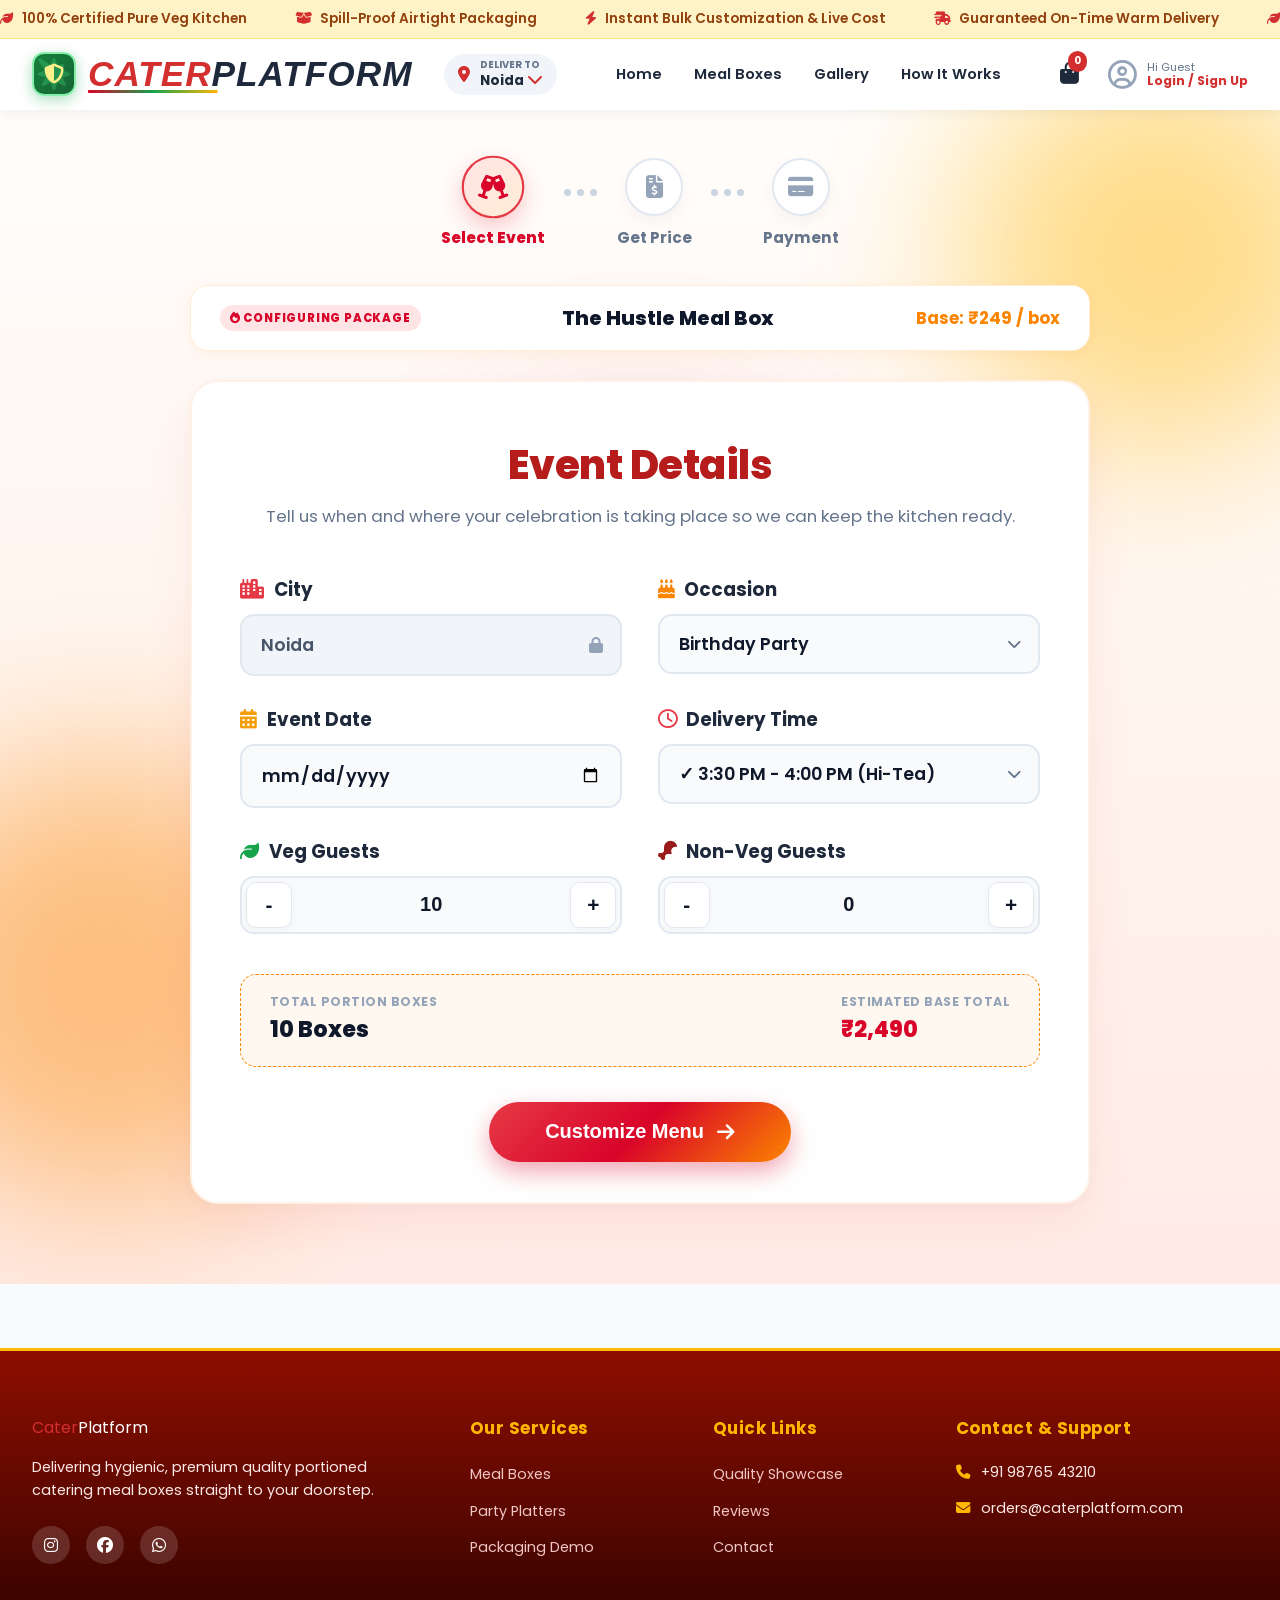
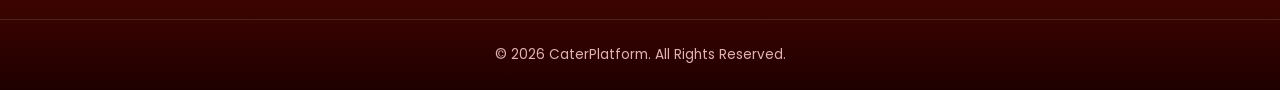
<file: event-details.html>
<!DOCTYPE html>
<html lang="en">
<head>
  <meta charset="UTF-8" />
  <meta name="viewport" content="width=device-width, initial-scale=1.0" />
  <title>Configure Your Event - CaterPlatform</title>
  
  <!-- Fonts & Icons -->
  <link rel="preconnect" href="https://fonts.googleapis.com">
  <link rel="preconnect" href="https://fonts.gstatic.com" crossorigin>
  <link href="https://fonts.googleapis.com/css2?family=Plus+Jakarta+Sans:wght@500;600;700;800&family=Poppins:wght@500;600;700;800&display=swap" rel="stylesheet">
  <link rel="stylesheet" href="https://cdnjs.cloudflare.com/ajax/libs/font-awesome/6.5.1/css/all.min.css" />
  
  <!-- Stylesheets -->
  <link rel="stylesheet" href="css/main.css" />
  <link rel="stylesheet" href="css/event-details.css" />
</head>
<body>

  <!-- Top Announcement Strip -->
  <div class="announcement-strip">
    <div class="ticker-content">
      <div class="ticker-item"><i class="fa-solid fa-leaf"></i> 100% Certified Pure Veg Kitchen</div>
      <div class="ticker-item"><i class="fa-solid fa-box-open"></i> Spill-Proof Airtight Packaging</div>
      <div class="ticker-item"><i class="fa-solid fa-bolt"></i> Instant Bulk Customization & Live Cost</div>
      <div class="ticker-item"><i class="fa-solid fa-truck-fast"></i> Guaranteed On-Time Warm Delivery</div>

      <div class="ticker-item"><i class="fa-solid fa-leaf"></i> 100% Certified Pure Veg Kitchen</div>
      <div class="ticker-item"><i class="fa-solid fa-box-open"></i> Spill-Proof Airtight Packaging</div>
      <div class="ticker-item"><i class="fa-solid fa-bolt"></i> Instant Bulk Customization & Live Cost</div>
      <div class="ticker-item"><i class="fa-solid fa-truck-fast"></i> Guaranteed On-Time Warm Delivery</div>
    </div>
  </div>

  <!-- Sticky Navbar Component -->
  <header class="navbar">
    <div class="nav-container">
      <div class="nav-left">
        <a href="index.html" class="brand-logo zoro-themed">
          <div class="swordsman-badge">
            <i class="fa-solid fa-burst aura-pulse"></i>
            <div class="katana-icon-wrap">
              <i class="fa-solid fa-shield-halved"></i>
            </div>
          </div>
          <div class="logo-text-group">
            <span class="logo-text"><span class="logo-red">Cater</span><span class="logo-dark">Platform</span></span>
            <span class="katana-slash-line"></span>
          </div>
        </a>

        <!-- Location Dropdown Picker -->
        <div class="location-pill" id="locationToggle">
          <i class="fa-solid fa-location-dot"></i>
          <div class="location-info">
            <span class="loc-label">DELIVER TO</span>
            <span class="loc-city" id="selectedCityText">Noida <i class="fa-solid fa-chevron-down"></i></span>
          </div>
          <ul class="dropdown-menu" id="cityDropdown">
            <li data-city="Noida">Noida</li>
            <li data-city="Greater Noida">Greater Noida</li>
            <li data-city="Delhi NCR">Delhi NCR</li>
            <li data-city="Gurgaon">Gurgaon</li>
            <li data-city="Ghaziabad">Ghaziabad</li>
          </ul>
        </div>
      </div>

      <!-- Center Navigation Links -->
      <nav class="nav-center">
        <a href="index.html" class="nav-link">Home</a>
        <a href="packages.html" class="nav-link">Meal Boxes</a>
        <a href="gallery.html" class="nav-link">Gallery</a>
        <a href="index.html#how-it-works" class="nav-link">How It Works</a>
      </nav>

      <!-- Nav Actions -->
      <div class="nav-right">
        <a href="cart.html" class="cart-icon-btn">
          <i class="fa-solid fa-bag-shopping"></i>
          <span class="cart-badge" id="cartBadge">0</span>
        </a>
        <div class="user-pill">
          <i class="fa-regular fa-circle-user"></i>
          <div class="user-text">
            <span class="greeting">Hi Guest</span>
            <span class="auth-action">Login / Sign Up</span>
          </div>
        </div>
      </div>
    </div>
  </header>

  <!-- Page Background Canvas with Ambient Warm Gradients -->
  <div class="event-bg-wrapper">
    <div class="glow-orb orb-1"></div>
    <div class="glow-orb orb-2"></div>
    <div class="glow-orb orb-3"></div>

    <main class="event-details-container">

      <!-- Breadcrumbs Progress Bar -->
      <nav class="flow-steps">
        <div class="step-node active">
          <div class="icon-circle"><i class="fa-solid fa-champagne-glasses"></i></div>
          <span class="step-label">Select Event</span>
        </div>
        <div class="step-connector">
          <span></span><span></span><span></span>
        </div>
        <div class="step-node">
          <div class="icon-circle"><i class="fa-solid fa-file-invoice-dollar"></i></div>
          <span class="step-label">Get Price</span>
        </div>
        <div class="step-connector">
          <span></span><span></span><span></span>
        </div>
        <div class="step-node">
          <div class="icon-circle"><i class="fa-solid fa-credit-card"></i></div>
          <span class="step-label">Payment</span>
        </div>
      </nav>

      <!-- Selected Package Callout Ribbon -->
      <div class="package-selected-ribbon">
        <div class="ribbon-tag"><i class="fa-solid fa-fire"></i> CONFIGURING PACKAGE</div>
        <h3 class="ribbon-name" id="displayPackageName">The Hustle Meal Box</h3>
        <span class="ribbon-price" id="displayPackagePrice">Base: ₹249 / box</span>
      </div>

      <!-- Main Form Wrapper -->
      <section class="event-card-wrapper">
        <h1 class="form-title">Event Details</h1>
        <p class="form-subtitle">Tell us when and where your celebration is taking place so we can keep the kitchen ready.</p>

        <form id="eventDetailsForm" class="event-form-grid">

          <!-- City Selection -->
          <div class="form-group">
            <label for="eventCity" class="form-label">
              <i class="fa-solid fa-city label-icon red"></i> City
            </label>
            <div class="input-wrap">
              <input type="text" id="eventCity" name="city" value="Noida" readonly class="input-box readonly" />
              <i class="fa-solid fa-lock trailing-icon"></i>
            </div>
          </div>

          <!-- Occasion Selection -->
          <div class="form-group">
            <label for="eventOccasion" class="form-label">
              <i class="fa-solid fa-cake-candles label-icon orange"></i> Occasion
            </label>
            <div class="input-wrap select-wrap">
              <select id="eventOccasion" name="occasion" class="input-box" required>
                <option value="Birthday Party" selected>Birthday Party</option>
                <option value="House Party">House Party / Get Together</option>
                <option value="Corporate Meeting">Corporate Lunch / Meeting</option>
                <option value="Wedding / Engagement">Wedding / Pre-Wedding</option>
                <option value="Festival Gathering">Festival Gathering</option>
                <option value="Other">Other Celebration</option>
              </select>
              <i class="fa-solid fa-chevron-down select-arrow"></i>
            </div>
          </div>

          <!-- Event Date -->
          <div class="form-group">
            <label for="eventDate" class="form-label">
              <i class="fa-solid fa-calendar-days label-icon yellow"></i> Event Date
            </label>
            <div class="input-wrap">
              <input type="date" id="eventDate" name="eventDate" class="input-box" required />
            </div>
          </div>

          <!-- Delivery Time Slot -->
          <div class="form-group">
            <label for="deliveryTime" class="form-label">
              <i class="fa-regular fa-clock label-icon red"></i> Delivery Time
            </label>
            <div class="input-wrap select-wrap">
              <select id="deliveryTime" name="deliveryTime" class="input-box" required>
                <option value="12:00 PM - 12:30 PM">12:00 PM - 12:30 PM (Lunch)</option>
                <option value="1:00 PM - 1:30 PM">1:00 PM - 1:30 PM</option>
                <option value="3:30 PM - 4:00 PM" selected>✓ 3:30 PM - 4:00 PM (Hi-Tea)</option>
                <option value="7:30 PM - 8:00 PM">7:30 PM - 8:00 PM (Dinner)</option>
                <option value="8:30 PM - 9:00 PM">8:30 PM - 9:00 PM</option>
              </select>
              <i class="fa-solid fa-chevron-down select-arrow"></i>
            </div>
          </div>

          <!-- Veg Guest Count with Stepper -->
          <div class="form-group">
            <label for="vegGuests" class="form-label">
              <i class="fa-solid fa-leaf label-icon green"></i> Veg Guests
            </label>
            <div class="guest-counter-input">
              <button type="button" class="btn-step dec" data-target="vegGuests">-</button>
              <input type="number" id="vegGuests" name="vegGuests" value="10" min="5" max="500" class="input-counter" />
              <button type="button" class="btn-step inc" data-target="vegGuests">+</button>
            </div>
          </div>

          <!-- Non-Veg Guest Count with Stepper -->
          <div class="form-group">
            <label for="nonVegGuests" class="form-label">
              <i class="fa-solid fa-drumstick-bite label-icon darkred"></i> Non-Veg Guests
            </label>
            <div class="guest-counter-input">
              <button type="button" class="btn-step dec" data-target="nonVegGuests">-</button>
              <input type="number" id="nonVegGuests" name="nonVegGuests" value="0" min="0" max="500" class="input-counter" />
              <button type="button" class="btn-step inc" data-target="nonVegGuests">+</button>
            </div>
          </div>

        </form>

        <!-- Live Summary Pill Footer -->
        <div class="total-guests-summary">
          <div class="summary-left">
            <span class="total-label">Total Portion Boxes</span>
            <span class="total-val" id="totalGuestCount">10 Boxes</span>
          </div>
          <div class="summary-right">
            <span class="est-label">Estimated Base Total</span>
            <span class="est-val" id="estimatedTotal">₹2,490</span>
          </div>
        </div>

        <!-- Sticky Form Action Trigger -->
        <div class="form-action-footer">
          <button type="submit" form="eventDetailsForm" class="btn-customize-menu">
            Customize Menu <i class="fa-solid fa-arrow-right"></i>
          </button>
        </div>

      </section>
    </main>
  </div>

  <!-- Global Footer -->
  <footer class="footer">
    <div class="footer-container">
      <div class="footer-col brand-info">
        <a href="index.html" class="brand-logo footer-logo">
          <span class="logo-red">Cater</span><span class="logo-white">Platform</span>
        </a>
        <p class="footer-text">
          Delivering hygienic, premium quality portioned catering meal boxes straight to your doorstep.
        </p>
        <div class="social-links">
          <a href="#"><i class="fa-brands fa-instagram"></i></a>
          <a href="#"><i class="fa-brands fa-facebook"></i></a>
          <a href="#"><i class="fa-brands fa-whatsapp"></i></a>
        </div>
      </div>

      <div class="footer-col">
        <h4 class="col-title">Our Services</h4>
        <ul class="footer-menu">
          <li><a href="packages.html">Meal Boxes</a></li>
          <li><a href="packages.html">Party Platters</a></li>
          <li><a href="gallery.html">Packaging Demo</a></li>
        </ul>
      </div>

      <div class="footer-col">
        <h4 class="col-title">Quick Links</h4>
        <ul class="footer-menu">
          <li><a href="gallery.html">Quality Showcase</a></li>
          <li><a href="gallery.html#testimonials-section">Reviews</a></li>
          <li><a href="#">Contact</a></li>
        </ul>
      </div>

      <div class="footer-col">
        <h4 class="col-title">Contact & Support</h4>
        <p class="contact-line"><i class="fa-solid fa-phone"></i> +91 98765 43210</p>
        <p class="contact-line"><i class="fa-solid fa-envelope"></i> orders@caterplatform.com</p>
      </div>
    </div>

    <div class="footer-bottom">
      <p>&copy; 2026 CaterPlatform. All Rights Reserved.</p>
    </div>
  </footer>

  <script src="js/app.js"></script>
  <script src="js/event-details.js"></script>
</body>
</html>
</file>
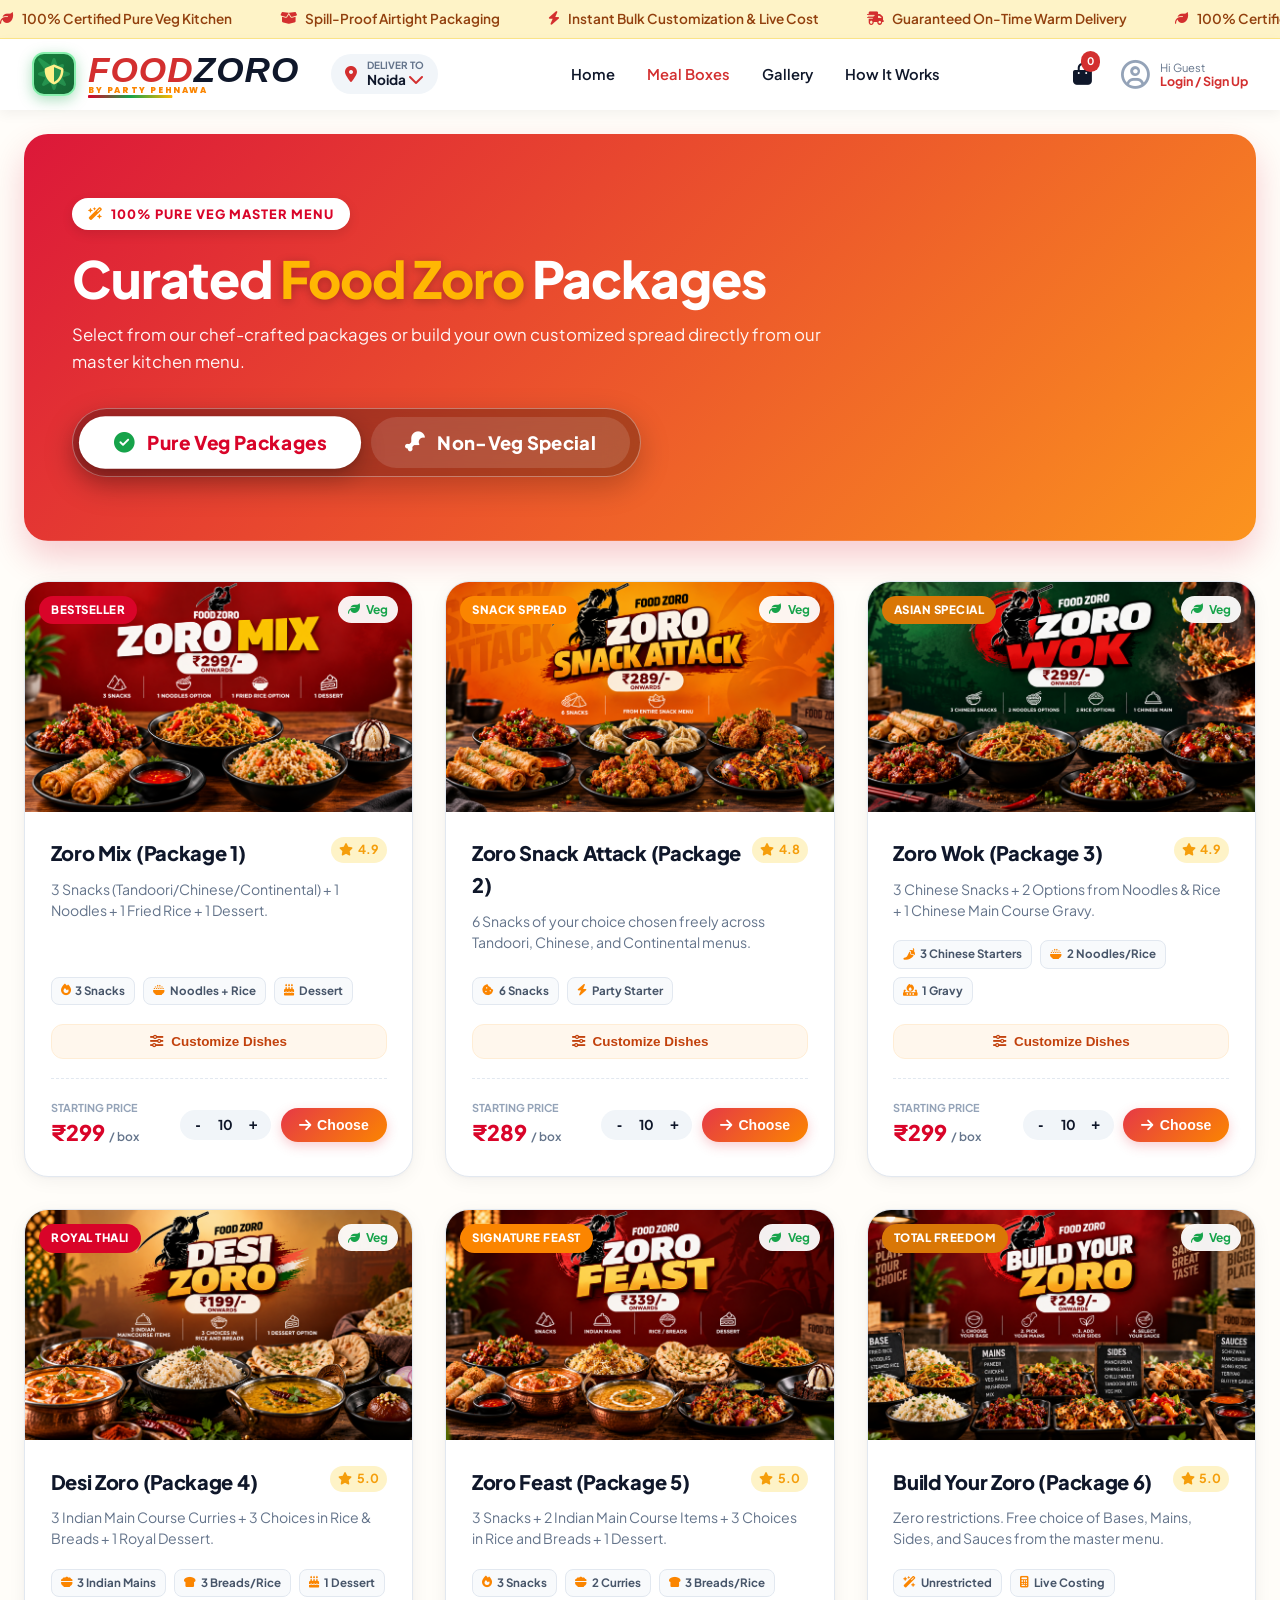
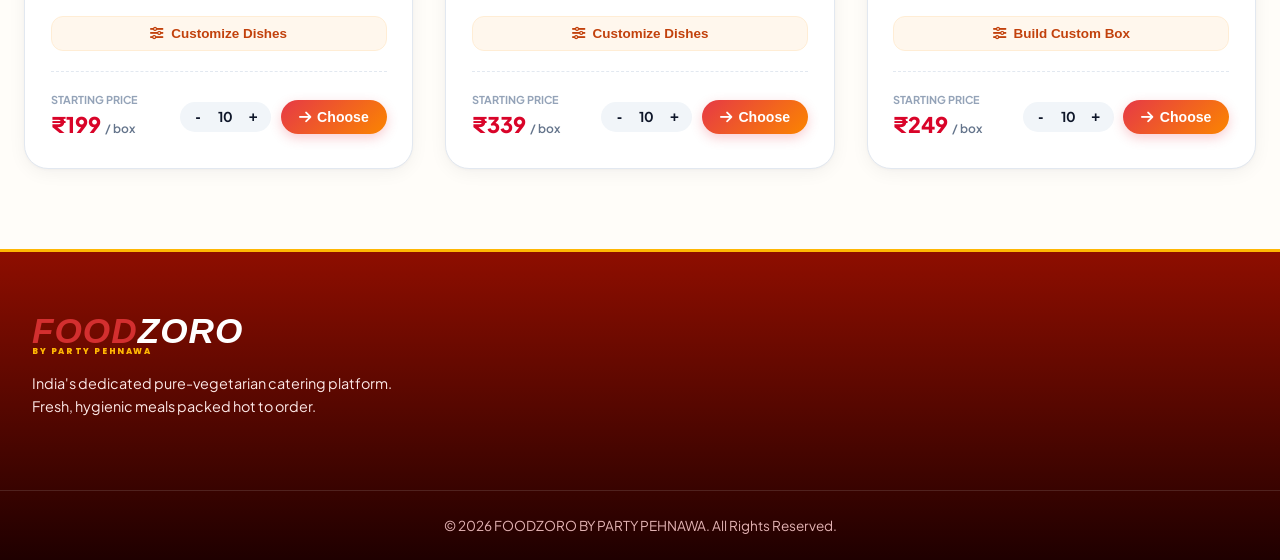
<file: packages.html>
<!DOCTYPE html>
<html lang="en">
<head>
  <meta charset="UTF-8" />
  <meta name="viewport" content="width=device-width, initial-scale=1.0" />
  <title>Curated Meal Packages - FOODZORO BY PARTY PEHNAWA</title>
  
  <link rel="preconnect" href="https://fonts.googleapis.com">
  <link rel="preconnect" href="https://fonts.gstatic.com" crossorigin>
  <link href="https://fonts.googleapis.com/css2?family=Bebas+Neue&family=Plus+Jakarta+Sans:wght@400;500;600;700;800&family=Poppins:wght@400;500;600;700;800&display=swap" rel="stylesheet">
  <link rel="stylesheet" href="https://cdnjs.cloudflare.com/ajax/libs/font-awesome/6.5.1/css/all.min.css" />
  
  <link rel="stylesheet" href="css/main.css" />
  <link rel="stylesheet" href="css/packages.css" />
</head>
<body>

  <!-- Top Announcement Strip -->
  <div class="announcement-strip">
    <div class="ticker-content">
      <div class="ticker-item"><i class="fa-solid fa-leaf"></i> 100% Certified Pure Veg Kitchen</div>
      <div class="ticker-item"><i class="fa-solid fa-box-open"></i> Spill-Proof Airtight Packaging</div>
      <div class="ticker-item"><i class="fa-solid fa-bolt"></i> Instant Bulk Customization & Live Cost</div>
      <div class="ticker-item"><i class="fa-solid fa-truck-fast"></i> Guaranteed On-Time Warm Delivery</div>
      <div class="ticker-item"><i class="fa-solid fa-leaf"></i> 100% Certified Pure Veg Kitchen</div>
      <div class="ticker-item"><i class="fa-solid fa-box-open"></i> Spill-Proof Airtight Packaging</div>
    </div>
  </div>

  <!-- Sticky Navbar Component -->
  <header class="navbar">
    <div class="nav-container">
      <div class="nav-left">
        <a href="index.html" class="brand-logo zoro-themed">
          <div class="swordsman-badge">
            <i class="fa-solid fa-burst aura-pulse"></i>
            <div class="katana-icon-wrap">
              <i class="fa-solid fa-shield-halved"></i>
            </div>
          </div>
          <div class="logo-text-group">
            <span class="logo-text"><span class="logo-red">FOOD</span><span class="logo-dark">ZORO</span></span>
            <span class="sub-brand-tag">BY PARTY PEHNAWA</span>
            <span class="katana-slash-line"></span>
          </div>
        </a>

        <!-- Location Dropdown Picker -->
        <div class="location-pill" id="locationToggle">
          <i class="fa-solid fa-location-dot"></i>
          <div class="location-info">
            <span class="loc-label">DELIVER TO</span>
            <span class="loc-city" id="selectedCityText">Noida <i class="fa-solid fa-chevron-down"></i></span>
          </div>
          <ul class="dropdown-menu" id="cityDropdown">
            <li data-city="Noida">Noida</li>
            <li data-city="Greater Noida">Greater Noida</li>
            <li data-city="Delhi NCR">Delhi NCR</li>
            <li data-city="Gurgaon">Gurgaon</li>
            <li data-city="Ghaziabad">Ghaziabad</li>
          </ul>
        </div>
      </div>

      <nav class="nav-center">
        <a href="index.html" class="nav-link">Home</a>
        <a href="packages.html" class="nav-link highlight active-page">Meal Boxes</a>
        <a href="gallery.html" class="nav-link">Gallery</a>
        <a href="index.html#how-it-works" class="nav-link">How It Works</a>
      </nav>

      <div class="nav-right">
        <a href="cart.html" class="cart-icon-btn">
          <i class="fa-solid fa-bag-shopping"></i>
          <span class="cart-badge" id="cartBadge">0</span>
        </a>
        <div class="user-pill">
          <i class="fa-regular fa-circle-user"></i>
          <div class="user-text">
            <span class="greeting">Hi Guest</span>
            <span class="auth-action">Login / Sign Up</span>
          </div>
        </div>
      </div>
    </div>
  </header>

  <section class="boxes-cover-section">
    <div class="cover-backdrop">
      <div class="cover-content">
        <div class="vibe-pill"><i class="fa-solid fa-wand-magic-sparkles"></i> 100% Pure Veg Master Menu</div>
        <h1 class="cover-title">Curated <span class="gradient-text">Food Zoro</span> Packages</h1>
        <p class="cover-desc">Select from our chef-crafted packages or build your own customized spread directly from our master kitchen menu.</p>
        
        <div class="diet-filter-wrapper">
          <button class="filter-tab active" data-filter="veg"><i class="fa-solid fa-circle-check"></i> Pure Veg Packages</button>
          <button class="filter-tab nonveg-tab" data-filter="nonveg"><i class="fa-solid fa-drumstick-bite"></i> Non-Veg Special</button>
        </div>
      </div>
    </div>
  </section>

  <main class="packages-container">
    <div id="packagesMainContent">
      <div class="packages-grid">

        <!-- Package 1: Zoro Mix -->
        <article class="box-card" data-package-id="pkg-1" data-base-price="299">
          <div class="box-image-wrap">
            <img src="images/zoromix.png" alt="Zoro Mix - ₹299/- Onwards" />
            <span class="badge-accent red">Bestseller</span>
            <span class="diet-badge veg"><i class="fa-solid fa-leaf"></i> Veg</span>
          </div>
          <div class="box-details">
            <div class="box-header">
              <h3 class="box-name">Zoro Mix (Package 1)</h3>
              <div class="rating"><i class="fa-solid fa-star"></i> 4.9</div>
            </div>
            <p class="box-summary">3 Snacks (Tandoori/Chinese/Continental) + 1 Noodles + 1 Fried Rice + 1 Dessert.</p>
            <div class="perks-tags">
              <span><i class="fa-solid fa-fire"></i> 3 Snacks</span>
              <span><i class="fa-solid fa-bowl-rice"></i> Noodles + Rice</span>
              <span><i class="fa-solid fa-cake-candles"></i> Dessert</span>
            </div>
            <button type="button" class="btn-view-menu"><i class="fa-solid fa-sliders"></i> Customize Dishes</button>
            <div class="box-card-footer">
              <div class="price-box">
                <span class="price-label">Starting Price</span>
                <span class="price-val">₹<span class="calculated-price">299</span> <small class="price-suffix">/ box</small></span>
              </div>
              <div class="action-controls">
                <div class="qty-counter">
                  <button class="qty-btn dec">-</button>
                  <span class="qty-val">10</span>
                  <button class="qty-btn inc">+</button>
                </div>
                <button class="btn-add-cart"><i class="fa-solid fa-arrow-right"></i> Choose</button>
              </div>
            </div>
          </div>
        </article>

        <!-- Package 2: Zoro Snack Attack -->
        <article class="box-card" data-package-id="pkg-2" data-base-price="289">
          <div class="box-image-wrap">
            <img src="images/zoro snack attack.png" alt="Zoro Snack Attack - ₹289/- Onwards" />
            <span class="badge-accent orange">Snack Spread</span>
            <span class="diet-badge veg"><i class="fa-solid fa-leaf"></i> Veg</span>
          </div>
          <div class="box-details">
            <div class="box-header">
              <h3 class="box-name">Zoro Snack Attack (Package 2)</h3>
              <div class="rating"><i class="fa-solid fa-star"></i> 4.8</div>
            </div>
            <p class="box-summary">6 Snacks of your choice chosen freely across Tandoori, Chinese, and Continental menus.</p>
            <div class="perks-tags">
              <span><i class="fa-solid fa-cookie-bite"></i> 6 Snacks</span>
              <span><i class="fa-solid fa-bolt"></i> Party Starter</span>
            </div>
            <button type="button" class="btn-view-menu"><i class="fa-solid fa-sliders"></i> Customize Dishes</button>
            <div class="box-card-footer">
              <div class="price-box">
                <span class="price-label">Starting Price</span>
                <span class="price-val">₹<span class="calculated-price">289</span> <small class="price-suffix">/ box</small></span>
              </div>
              <div class="action-controls">
                <div class="qty-counter">
                  <button class="qty-btn dec">-</button>
                  <span class="qty-val">10</span>
                  <button class="qty-btn inc">+</button>
                </div>
                <button class="btn-add-cart"><i class="fa-solid fa-arrow-right"></i> Choose</button>
              </div>
            </div>
          </div>
        </article>

        <!-- Package 3: Zoro Wok -->
        <article class="box-card" data-package-id="pkg-3" data-base-price="299">
          <div class="box-image-wrap">
            <img src="images/zoro wok.png" alt="Zoro Wok - ₹299/- Onwards" />
            <span class="badge-accent yellow">Asian Special</span>
            <span class="diet-badge veg"><i class="fa-solid fa-leaf"></i> Veg</span>
          </div>
          <div class="box-details">
            <div class="box-header">
              <h3 class="box-name">Zoro Wok (Package 3)</h3>
              <div class="rating"><i class="fa-solid fa-star"></i> 4.9</div>
            </div>
            <p class="box-summary">3 Chinese Snacks + 2 Options from Noodles & Rice + 1 Chinese Main Course Gravy.</p>
            <div class="perks-tags">
              <span><i class="fa-solid fa-pepper-hot"></i> 3 Chinese Starters</span>
              <span><i class="fa-solid fa-bowl-rice"></i> 2 Noodles/Rice</span>
              <span><i class="fa-solid fa-fire-burner"></i> 1 Gravy</span>
            </div>
            <button type="button" class="btn-view-menu"><i class="fa-solid fa-sliders"></i> Customize Dishes</button>
            <div class="box-card-footer">
              <div class="price-box">
                <span class="price-label">Starting Price</span>
                <span class="price-val">₹<span class="calculated-price">299</span> <small class="price-suffix">/ box</small></span>
              </div>
              <div class="action-controls">
                <div class="qty-counter">
                  <button class="qty-btn dec">-</button>
                  <span class="qty-val">10</span>
                  <button class="qty-btn inc">+</button>
                </div>
                <button class="btn-add-cart"><i class="fa-solid fa-arrow-right"></i> Choose</button>
              </div>
            </div>
          </div>
        </article>

        <!-- Package 4: Desi Zoro -->
        <article class="box-card" data-package-id="pkg-4" data-base-price="199">
          <div class="box-image-wrap">
            <img src="images/desi zoro.png" alt="Desi Zoro - ₹199/- Onwards" />
            <span class="badge-accent red">Royal Thali</span>
            <span class="diet-badge veg"><i class="fa-solid fa-leaf"></i> Veg</span>
          </div>
          <div class="box-details">
            <div class="box-header">
              <h3 class="box-name">Desi Zoro (Package 4)</h3>
              <div class="rating"><i class="fa-solid fa-star"></i> 5.0</div>
            </div>
            <p class="box-summary">3 Indian Main Course Curries + 3 Choices in Rice & Breads + 1 Royal Dessert.</p>
            <div class="perks-tags">
              <span><i class="fa-solid fa-bowl-food"></i> 3 Indian Mains</span>
              <span><i class="fa-solid fa-bread-slice"></i> 3 Breads/Rice</span>
              <span><i class="fa-solid fa-cake-candles"></i> 1 Dessert</span>
            </div>
            <button type="button" class="btn-view-menu"><i class="fa-solid fa-sliders"></i> Customize Dishes</button>
            <div class="box-card-footer">
              <div class="price-box">
                <span class="price-label">Starting Price</span>
                <span class="price-val">₹<span class="calculated-price">199</span> <small class="price-suffix">/ box</small></span>
              </div>
              <div class="action-controls">
                <div class="qty-counter">
                  <button class="qty-btn dec">-</button>
                  <span class="qty-val">10</span>
                  <button class="qty-btn inc">+</button>
                </div>
                <button class="btn-add-cart"><i class="fa-solid fa-arrow-right"></i> Choose</button>
              </div>
            </div>
          </div>
        </article>

        <!-- Package 5: Zoro Feast -->
        <article class="box-card" data-package-id="pkg-5" data-base-price="339">
          <div class="box-image-wrap">
            <img src="images/zoro feast.png" alt="Zoro Feast - ₹339/- Onwards" />
            <span class="badge-accent orange">Signature Feast</span>
            <span class="diet-badge veg"><i class="fa-solid fa-leaf"></i> Veg</span>
          </div>
          <div class="box-details">
            <div class="box-header">
              <h3 class="box-name">Zoro Feast (Package 5)</h3>
              <div class="rating"><i class="fa-solid fa-star"></i> 5.0</div>
            </div>
            <p class="box-summary">3 Snacks + 2 Indian Main Course Items + 3 Choices in Rice and Breads + 1 Dessert.</p>
            <div class="perks-tags">
              <span><i class="fa-solid fa-fire"></i> 3 Snacks</span>
              <span><i class="fa-solid fa-bowl-food"></i> 2 Curries</span>
              <span><i class="fa-solid fa-bread-slice"></i> 3 Breads/Rice</span>
            </div>
            <button type="button" class="btn-view-menu"><i class="fa-solid fa-sliders"></i> Customize Dishes</button>
            <div class="box-card-footer">
              <div class="price-box">
                <span class="price-label">Starting Price</span>
                <span class="price-val">₹<span class="calculated-price">339</span> <small class="price-suffix">/ box</small></span>
              </div>
              <div class="action-controls">
                <div class="qty-counter">
                  <button class="qty-btn dec">-</button>
                  <span class="qty-val">10</span>
                  <button class="qty-btn inc">+</button>
                </div>
                <button class="btn-add-cart"><i class="fa-solid fa-arrow-right"></i> Choose</button>
              </div>
            </div>
          </div>
        </article>

        <!-- Package 6: Build Your Zoro -->
        <article class="box-card" data-package-id="pkg-6" data-base-price="249">
          <div class="box-image-wrap">
            <img src="images/build your zoro.png" alt="Build Your Zoro - ₹249/- Onwards" />
            <span class="badge-accent yellow">Total Freedom</span>
            <span class="diet-badge veg"><i class="fa-solid fa-leaf"></i> Veg</span>
          </div>
          <div class="box-details">
            <div class="box-header">
              <h3 class="box-name">Build Your Zoro (Package 6)</h3>
              <div class="rating"><i class="fa-solid fa-star"></i> 5.0</div>
            </div>
            <p class="box-summary">Zero restrictions. Free choice of Bases, Mains, Sides, and Sauces from the master menu.</p>
            <div class="perks-tags">
              <span><i class="fa-solid fa-wand-magic-sparkles"></i> Unrestricted</span>
              <span><i class="fa-solid fa-calculator"></i> Live Costing</span>
            </div>
            <button type="button" class="btn-view-menu"><i class="fa-solid fa-sliders"></i> Build Custom Box</button>
            <div class="box-card-footer">
              <div class="price-box">
                <span class="price-label">Starting Price</span>
                <span class="price-val">₹<span class="calculated-price">249</span> <small class="price-suffix">/ box</small></span>
              </div>
              <div class="action-controls">
                <div class="qty-counter">
                  <button class="qty-btn dec">-</button>
                  <span class="qty-val">10</span>
                  <button class="qty-btn inc">+</button>
                </div>
                <button class="btn-add-cart"><i class="fa-solid fa-arrow-right"></i> Choose</button>
              </div>
            </div>
          </div>
        </article>

      </div>
    </div>

    <!-- Non-Veg Notice Message -->
    <div class="nonveg-empty-state" id="nonVegEmptyNotice">
      <div class="nonveg-notice-card">
        <div class="leaf-icon-circle"><i class="fa-solid fa-leaf"></i></div>
        <span class="nonveg-tag">100% CERTIFIED PURE VEG</span>
        <h2 class="nonveg-title">We don't have Non-Veg options</h2>
        <p class="nonveg-desc">All FOODZORO kitchens and food preparations are 100% pure vegetarian.</p>
        <button type="button" class="btn-back-to-veg" id="btnSwitchToVeg">
          <i class="fa-solid fa-arrow-left"></i> Explore Pure Veg Packages
        </button>
      </div>
    </div>
  </main>

  <!-- Dish Selection Modal With Strict Rules Logic -->
  <div class="menu-modal-backdrop" id="menuModalBackdrop">
    <div class="menu-modal-dialog">
      <div class="modal-header">
        <div class="modal-title-group">
          <div class="modal-badge-row">
            <span class="modal-pill veg"><i class="fa-solid fa-leaf"></i> Pure Veg</span>
            <span class="item-count-badge" id="modalRuleBadge">Selection Rules Apply</span>
          </div>
          <h2 class="modal-package-name" id="modalPackageTitle">Package Configurator</h2>
          <span class="modal-package-price" id="modalPackagePrice">₹0 / box</span>
        </div>
        <button type="button" class="modal-close-btn" id="modalCloseBtn" aria-label="Close modal">
          <i class="fa-solid fa-xmark"></i>
        </button>
      </div>

      <div class="modal-body">
        <p class="modal-instruction" id="modalInstructionText">
          <i class="fa-solid fa-circle-info"></i> Please pick dishes strictly matching the package quota requirements below:
        </p>
        <div class="dish-categories-container" id="modalDishCategories"></div>
      </div>

      <div class="modal-footer">
        <div class="modal-footer-summary">
          <span class="sel-count-label">Validation Status:</span>
          <strong id="modalSelectedCount">Checking rules...</strong>
        </div>
        <button type="button" class="btn-finalize-order" id="btnFinalizeOrder" disabled>
          <span>Lock Menu & Continue</span>
          <i class="fa-solid fa-arrow-right"></i>
        </button>
      </div>
    </div>
  </div>

  <footer class="footer">
    <div class="footer-container">
      <div class="footer-col brand-info">
        <a href="index.html" class="brand-logo footer-logo zoro-themed">
          <div class="logo-text-group">
            <span class="logo-text"><span class="logo-red">FOOD</span><span class="logo-white">ZORO</span></span>
            <span class="sub-brand-tag footer-tag">BY PARTY PEHNAWA</span>
          </div>
        </a>
        <p class="footer-text">India's dedicated pure-vegetarian catering platform. Fresh, hygienic meals packed hot to order.</p>
      </div>
    </div>
    <div class="footer-bottom">
      <p>&copy; 2026 FOODZORO BY PARTY PEHNAWA. All Rights Reserved.</p>
    </div>
  </footer>

  <script src="js/app.js"></script>
  <script src="js/packages.js"></script>
</body>
</html>
</file>
<file: css/main.css>
:root {
  --primary-red: #D32F2F;
  --primary-dark-red: #B71C1C;
  --accent-gold: #FFB703;
  --fire-orange: #FB8500;
  --text-dark: #1E293B;
  --text-muted: #64748B;
  --bg-light: #F8FAFC;
  --card-bg: #FFFFFF;
  --border-color: #E2E8F0;
  --font-family: 'Poppins', sans-serif;
  --font-brand: 'Bebas Neue', sans-serif;
  --shadow-sm: 0 4px 12px rgba(0, 0, 0, 0.05);
  --shadow-lg: 0 16px 40px rgba(0, 0, 0, 0.12);
  --transition: all 0.3s cubic-bezier(0.4, 0, 0.2, 1);
}

* {
  margin: 0;
  padding: 0;
  box-sizing: border-box;
}

body {
  font-family: var(--font-family);
  background-color: var(--bg-light);
  color: var(--text-dark);
  line-height: 1.6;
  overflow-x: hidden;
}

/* Announcement Strip */
.announcement-strip {
  background-color: #FEF3C7;
  color: #92400E;
  font-size: 0.85rem;
  font-weight: 600;
  overflow: hidden;
  white-space: nowrap;
  padding: 8px 0;
  border-bottom: 1px solid #FDE68A;
  display: flex;
}

.ticker-content {
  display: flex;
  gap: 3rem;
  width: max-content;
  animation: scroll-left 25s linear infinite;
}

.ticker-content:hover {
  animation-play-state: paused;
}

.ticker-item {
  display: flex;
  align-items: center;
  gap: 0.5rem;
}

.ticker-item i {
  color: var(--primary-red);
}

@keyframes scroll-left {
  0% { transform: translateX(0); }
  100% { transform: translateX(-50%); }
}

/* Navbar */
.navbar {
  background: var(--card-bg);
  position: sticky;
  top: 0;
  z-index: 1000;
  box-shadow: var(--shadow-sm);
}

.nav-container {
  max-width: 1400px;
  margin: 0 auto;
  padding: 0.85rem 2rem;
  display: flex;
  align-items: center;
  justify-content: space-between;
}

.nav-left {
  display: flex;
  align-items: center;
  gap: 2rem;
}

/* =======================================================
   ZORO-INSPIRED BRAND LOGO (BEBAS NEUE TYPOGRAPHY)
   ======================================================= */
.brand-logo {
  text-decoration: none;
}

.brand-logo.zoro-themed {
  display: inline-flex;
  align-items: center;
  gap: 0.75rem;
  position: relative;
}

/* Swordsman Mascot Icon Emblem */
.swordsman-badge {
  position: relative;
  width: 44px;
  height: 44px;
  background: linear-gradient(135deg, #15803D 0%, #166534 100%);
  border: 2px solid #86EFAC;
  border-radius: 12px;
  display: flex;
  align-items: center;
  justify-content: center;
  color: #FFFFFF;
  box-shadow: 0 4px 14px rgba(22, 163, 74, 0.35);
  transition: transform 0.3s cubic-bezier(0.16, 1, 0.3, 1), box-shadow 0.3s ease;
}

.katana-icon-wrap {
  position: relative;
  z-index: 2;
  font-size: 1.25rem;
  color: #FEF08A;
}

/* Glowing Aura Animation */
.aura-pulse {
  position: absolute;
  font-size: 2rem;
  color: rgba(74, 222, 128, 0.3);
  z-index: 1;
  animation: swordAura 3s infinite ease-in-out alternate;
}

@keyframes swordAura {
  0% { transform: scale(0.9) rotate(0deg); opacity: 0.4; }
  100% { transform: scale(1.2) rotate(45deg); opacity: 0.9; }
}

.brand-logo.zoro-themed:hover .swordsman-badge {
  transform: rotate(-8deg) scale(1.1);
  box-shadow: 0 6px 20px rgba(34, 197, 94, 0.55);
}

.logo-text-group {
  display: flex;
  flex-direction: column;
  position: relative;
  line-height: 1;
}

/* Option A: Bebas Neue for FOODZORO Header */
.logo-text {
  font-family: 'Teko', sans-serif;
  font-size: 2.2rem;
  font-weight: 700;
  letter-spacing: 1px;
  line-height: 0.85;
  font-style: italic;
  text-transform: uppercase;
}

.sub-brand-tag {
  font-family: 'Poppins', sans-serif;
  font-size: 0.52rem;
  font-weight: 800;
  letter-spacing: 1.6px;
  color: var(--fire-orange);
  margin-top: 1px;
  text-transform: uppercase;
}

.sub-brand-tag.footer-tag {
  color: var(--accent-gold);
}

.logo-red { color: var(--primary-red); }
.logo-dark { color: var(--text-dark); }
.logo-white { color: #FFFFFF; }

.katana-slash-line {
  position: absolute;
  bottom: -4px;
  left: 0;
  width: 100%;
  height: 3px;
  background: linear-gradient(90deg, #D90429 0%, #16A34A 50%, #FFB703 100%);
  border-radius: 4px;
  transform-origin: left center;
  transform: scaleX(0.4);
  transition: transform 0.3s ease;
}

.brand-logo.zoro-themed:hover .katana-slash-line {
  transform: scaleX(1);
}

/* Location Pill */
.location-pill {
  position: relative;
  display: flex;
  align-items: center;
  gap: 0.6rem;
  background: #F1F5F9;
  padding: 6px 14px;
  border-radius: 50px;
  cursor: pointer;
  transition: var(--transition);
}

.location-pill:hover { background: #E2E8F0; }
.location-pill i { color: var(--primary-red); font-size: 1rem; }

.location-info {
  display: flex;
  flex-direction: column;
  line-height: 1.1;
}

.loc-label {
  font-size: 0.62rem;
  font-weight: 700;
  color: var(--text-muted);
}

.loc-city {
  font-size: 0.85rem;
  font-weight: 700;
  color: var(--text-dark);
}

.dropdown-menu {
  position: absolute;
  top: 115%;
  left: 0;
  background: var(--card-bg);
  box-shadow: var(--shadow-lg);
  border: 1px solid var(--border-color);
  border-radius: 12px;
  list-style: none;
  min-width: 170px;
  display: none;
  z-index: 100;
  overflow: hidden;
}

.dropdown-menu.show { display: block; }
.dropdown-menu li {
  padding: 10px 16px;
  font-size: 0.85rem;
  font-weight: 500;
  cursor: pointer;
}
.dropdown-menu li:hover { background: #FFF1F2; color: var(--primary-red); }

.nav-center {
  display: flex;
  align-items: center;
  gap: 2rem;
}

.nav-link {
  text-decoration: none;
  color: var(--text-dark);
  font-size: 0.92rem;
  font-weight: 600;
  transition: var(--transition);
}

.nav-link:hover, .nav-link.highlight { color: var(--primary-red); }

.nav-right {
  display: flex;
  align-items: center;
  gap: 1.8rem;
}

.cart-icon-btn {
  position: relative;
  text-decoration: none;
  color: var(--text-dark);
  font-size: 1.35rem;
}

.cart-badge {
  position: absolute;
  top: -6px;
  right: -8px;
  background: var(--primary-red);
  color: #FFFFFF;
  font-size: 0.65rem;
  font-weight: 700;
  padding: 2px 6px;
  border-radius: 50px;
}

.user-pill {
  display: flex;
  align-items: center;
  gap: 0.65rem;
  cursor: pointer;
}

.user-pill i { font-size: 1.8rem; color: #94A3B8; }
.user-text { display: flex; flex-direction: column; line-height: 1.15; }
.user-text .greeting { font-size: 0.7rem; color: var(--text-muted); }
.user-text .auth-action { font-size: 0.78rem; font-weight: 700; color: var(--primary-red); }

/* =======================================================
   HERO BANNER & MASCOT COVER STAGE
   ======================================================= */
.hero-carousel-section {
  max-width: 1400px;
  margin: 1.5rem auto 2.5rem;
  padding: 0 1.5rem;
}

.hero-unified-card {
  position: relative;
  width: 100%;
  min-height: 490px;
  border-radius: 28px;
  overflow: hidden;
  box-shadow: 0 20px 45px rgba(183, 28, 28, 0.18);
  display: grid;
  grid-template-columns: 1.2fr 1fr;
  align-items: center;
  background: linear-gradient(135deg, #C92A2A 0%, #A61B1B 100%);
  padding: 2.2rem 2.8rem;
  gap: 2.5rem;
}

.hero-static-content {
  position: relative;
  z-index: 10;
  padding: 0.5rem 0;
  display: flex;
  flex-direction: column;
  justify-content: center;
  color: #FFFFFF;
  background: transparent;
}

.slide-tag.pure-veg-tag {
  background: rgba(34, 197, 94, 0.22);
  color: #86EFAC;
  border: 1px solid rgba(74, 222, 128, 0.45);
  padding: 5px 16px;
  font-size: 0.78rem;
  font-weight: 800;
  letter-spacing: 1px;
  border-radius: 50px;
  width: fit-content;
  margin-bottom: 1.2rem;
  display: inline-flex;
  align-items: center;
  gap: 0.5rem;
  backdrop-filter: blur(8px);
}

.slide-title {
  font-size: 2.7rem;
  font-weight: 800;
  line-height: 1.15;
  margin-bottom: 1.1rem;
  letter-spacing: -0.5px;
}

.slide-title .highlight-text { color: var(--accent-gold); }

.slide-desc {
  font-size: 1.02rem;
  line-height: 1.6;
  opacity: 0.95;
  margin-bottom: 2rem;
  max-width: 520px;
}

.hero-dual-cta {
  display: flex;
  align-items: center;
  gap: 1.2rem;
  flex-wrap: wrap;
}

.btn-hero-primary {
  display: inline-flex;
  align-items: center;
  gap: 0.65rem;
  background: #FFFFFF;
  color: var(--primary-red);
  font-weight: 800;
  font-size: 1.05rem;
  padding: 0.95rem 2.2rem;
  border-radius: 50px;
  text-decoration: none;
  box-shadow: 0 6px 20px rgba(0, 0, 0, 0.2);
  transition: var(--transition);
}

.btn-hero-primary:hover {
  background: #FFFDF9;
  transform: translateY(-3px);
}

.btn-hero-urgent {
  display: inline-flex;
  align-items: center;
  gap: 0.6rem;
  background: rgba(255, 255, 255, 0.15);
  color: #FFFFFF;
  border: 2px solid rgba(255, 255, 255, 0.45);
  font-weight: 700;
  font-size: 0.95rem;
  padding: 0.9rem 1.8rem;
  border-radius: 50px;
  text-decoration: none;
  transition: var(--transition);
}

.btn-hero-urgent i { color: #4ADE80; font-size: 1.2rem; }
.btn-hero-urgent:hover { background: rgba(255, 255, 255, 0.3); transform: translateY(-3px); }

/* Right Mascot Cover Showcase Window */
.hero-slider-stage {
  position: relative;
  width: 100%;
  height: 420px;
  border-radius: 22px;
  overflow: hidden;
  background: #FFFDF9;
  box-shadow: 0 16px 36px rgba(0, 0, 0, 0.25);
  border: 4px solid rgba(255, 255, 255, 0.25);
}

.hero-slider-stage::before {
  display: none;
}

.photo-slide {
  position: absolute;
  inset: 0;
  width: 100%;
  height: 100%;
  opacity: 0;
  visibility: hidden;
  transition: opacity 0.8s ease-in-out, transform 0.8s ease-in-out;
  transform: scale(1.03);
}

.photo-slide.active {
  opacity: 1;
  visibility: visible;
  transform: scale(1);
  z-index: 2;
}

.photo-slide img {
  width: 100%;
  height: 100%;
  object-fit: cover;
  object-position: center;
  display: block;
}

.mascot-slide {
  background: #FFFDF9;
  display: flex;
  align-items: center;
  justify-content: center;
  padding: 1.2rem;
}

.mascot-slide img.mascot-img {
  width: 100%;
  height: 100%;
  object-fit: contain;
  filter: drop-shadow(0 10px 24px rgba(183, 28, 28, 0.15));
}

.carousel-btn {
  position: absolute;
  top: 50%;
  transform: translateY(-50%);
  background: rgba(0, 0, 0, 0.4);
  border: none;
  color: #FFFFFF;
  width: 44px;
  height: 44px;
  border-radius: 50%;
  cursor: pointer;
  z-index: 25;
  display: flex;
  align-items: center;
  justify-content: center;
  transition: all 0.2s ease;
  backdrop-filter: blur(4px);
}

.carousel-btn:hover {
  background: #FFFFFF;
  color: var(--primary-red);
  transform: translateY(-50%) scale(1.08);
}

.carousel-btn.prev { left: 1.2rem; }
.carousel-btn.next { right: 1.2rem; }

.carousel-dots {
  position: absolute;
  bottom: 1.2rem;
  right: 1.2rem;
  display: flex;
  align-items: center;
  gap: 0.6rem;
  z-index: 25;
  background: rgba(0, 0, 0, 0.45);
  padding: 6px 14px;
  border-radius: 50px;
  backdrop-filter: blur(6px);
}

.dot {
  width: 10px;
  height: 10px;
  border-radius: 50%;
  background: rgba(255, 255, 255, 0.45);
  cursor: pointer;
  transition: all 0.3s ease;
}

.dot.active { width: 26px; border-radius: 20px; background: #FFFFFF; }

/* =======================================================
   QUICK POPULAR PACKAGES TILES SECTION
   ======================================================= */
.quick-packages-section {
  max-width: 1400px;
  margin: 3.5rem auto 4.5rem;
  padding: 0 1.5rem;
}

.quick-section-header {
  text-align: center;
  margin-bottom: 2.5rem;
}

.quick-tag {
  display: inline-flex;
  align-items: center;
  gap: 0.45rem;
  background: #FEF3C7;
  color: #B45309;
  font-size: 0.78rem;
  font-weight: 800;
  letter-spacing: 1px;
  padding: 5px 14px;
  border-radius: 50px;
  border: 1px solid #FDE68A;
  margin-bottom: 0.75rem;
}

.quick-title {
  font-size: 2.25rem;
  font-weight: 800;
  color: var(--text-dark);
  letter-spacing: -0.5px;
  margin-bottom: 0.5rem;
}

.quick-title .highlight-text {
  color: var(--primary-red);
}

.quick-subtitle {
  font-size: 0.98rem;
  color: var(--text-muted);
  max-width: 620px;
  margin: 0 auto;
}

.quick-tiles-grid {
  display: grid;
  grid-template-columns: repeat(3, 1fr);
  gap: 2rem;
}

.quick-tile-card {
  background: #FFFFFF;
  border-radius: 20px;
  overflow: hidden;
  border: 1.5px solid #E2E8F0;
  box-shadow: 0 4px 18px rgba(15, 23, 42, 0.05);
  display: flex;
  flex-direction: column;
  transition: var(--transition);
  position: relative;
}

.quick-tile-card:hover {
  transform: translateY(-7px);
  border-color: var(--fire-orange);
  box-shadow: 0 18px 36px rgba(251, 133, 0, 0.15);
}

.quick-tile-card.popular-highlight {
  border-color: #FDBA74;
}

.tile-img-wrap {
  position: relative;
  height: 200px;
  width: 100%;
  overflow: hidden;
  background-color: #F1F5F9;
}

.tile-img-wrap img {
  width: 100%;
  height: 100%;
  object-fit: cover;
  transition: transform 0.6s ease;
}

.quick-tile-card:hover .tile-img-wrap img {
  transform: scale(1.06);
}

.tile-badge {
  position: absolute;
  top: 12px;
  left: 12px;
  font-size: 0.72rem;
  font-weight: 800;
  padding: 4px 12px;
  border-radius: 50px;
  color: #FFFFFF;
}

.badge-bestseller { background: var(--fire-orange); }
.badge-signature { background: var(--primary-red); }
.badge-feast { background: #B45309; }

.tile-diet-badge {
  position: absolute;
  top: 12px;
  right: 12px;
  font-size: 0.72rem;
  font-weight: 700;
  padding: 4px 10px;
  border-radius: 50px;
  background: rgba(255, 255, 255, 0.94);
  color: #16A34A;
  backdrop-filter: blur(6px);
  display: inline-flex;
  align-items: center;
  gap: 0.35rem;
}

.tile-content {
  padding: 1.4rem;
  display: flex;
  flex-direction: column;
  flex-grow: 1;
}

.tile-meta {
  display: flex;
  align-items: flex-start;
  justify-content: space-between;
  gap: 0.5rem;
  margin-bottom: 0.45rem;
}

.tile-name {
  font-size: 1.18rem;
  font-weight: 800;
  color: var(--text-dark);
}

.tile-rating {
  font-size: 0.75rem;
  font-weight: 700;
  color: #D97706;
  background: #FEF3C7;
  padding: 3px 7px;
  border-radius: 50px;
  white-space: nowrap;
}

.tile-desc {
  font-size: 0.85rem;
  color: var(--text-muted);
  line-height: 1.5;
  margin-bottom: 1.25rem;
  flex-grow: 1;
}

.tile-footer {
  display: flex;
  align-items: center;
  justify-content: space-between;
  border-top: 1px dashed #E2E8F0;
  padding-top: 1rem;
}

.tile-pricing {
  display: flex;
  flex-direction: column;
}

.tile-price-label {
  font-size: 0.65rem;
  font-weight: 700;
  color: #94A3B8;
  text-transform: uppercase;
}

.tile-price {
  font-size: 1.25rem;
  font-weight: 800;
  color: var(--primary-red);
}

.tile-price small {
  font-size: 0.75rem;
  color: var(--text-muted);
  font-weight: 600;
}

.btn-tile-select {
  background: linear-gradient(135deg, var(--primary-red) 0%, var(--fire-orange) 100%);
  color: #FFFFFF;
  font-size: 0.82rem;
  font-weight: 700;
  text-decoration: none;
  padding: 8px 16px;
  border-radius: 50px;
  display: inline-flex;
  align-items: center;
  gap: 0.45rem;
  box-shadow: 0 4px 12px rgba(217, 4, 41, 0.2);
  transition: var(--transition);
}

.btn-tile-select:hover {
  transform: translateY(-2px);
  box-shadow: 0 6px 16px rgba(251, 133, 0, 0.35);
}

.quick-bottom-action {
  text-align: center;
  margin-top: 2.2rem;
}

.btn-explore-all {
  display: inline-flex;
  align-items: center;
  gap: 0.65rem;
  background: #FFFFFF;
  color: var(--primary-red);
  border: 2px solid var(--primary-red);
  padding: 0.8rem 2rem;
  border-radius: 50px;
  font-weight: 800;
  font-size: 0.95rem;
  text-decoration: none;
  transition: var(--transition);
}

.btn-explore-all:hover {
  background: var(--primary-red);
  color: #FFFFFF;
  transform: translateY(-2px);
  box-shadow: 0 8px 20px rgba(217, 4, 41, 0.25);
}

/* =======================================================
   WARM THEMED FOOTER (Red / Gold / Orange Harmony)
   ======================================================= */
.footer {
  background: linear-gradient(180deg, #8E0E00 0%, #1F0000 100%);
  color: #F8D7DA;
  padding-top: 4rem;
  margin-top: 4rem;
  border-top: 3px solid var(--accent-gold);
}

.footer-container {
  max-width: 1400px;
  margin: 0 auto;
  padding: 0 2rem 3rem;
  display: grid;
  grid-template-columns: 2fr 1fr 1fr 1.5fr;
  gap: 3rem;
}

.footer-logo { display: inline-block; margin-bottom: 1rem; }

.footer-text { 
  font-size: 0.9rem; 
  line-height: 1.6; 
  margin-bottom: 1.5rem; 
  color: #FCE8E6;
}

.social-links { display: flex; gap: 1rem; }
.social-links a {
  color: #FFFFFF;
  background: rgba(255, 255, 255, 0.15);
  width: 38px;
  height: 38px;
  border-radius: 50%;
  display: flex;
  align-items: center;
  justify-content: center;
  text-decoration: none;
  transition: var(--transition);
}

.social-links a:hover {
  background: var(--fire-orange);
  transform: translateY(-3px);
}

.col-title { 
  color: var(--accent-gold); 
  font-size: 1.05rem; 
  font-weight: 700; 
  margin-bottom: 1.2rem; 
  letter-spacing: 0.5px;
}

.footer-menu { list-style: none; }
.footer-menu li { margin-bottom: 0.7rem; }
.footer-menu a { 
  color: #F1C5C5; 
  text-decoration: none; 
  font-size: 0.9rem; 
  transition: var(--transition);
}

.footer-menu a:hover { 
  color: #FFFFFF; 
  padding-left: 4px;
}

.contact-line { 
  display: flex; 
  align-items: center; 
  gap: 0.7rem; 
  font-size: 0.9rem; 
  margin-bottom: 0.8rem; 
  color: #FCE8E6;
}

.contact-line i {
  color: var(--accent-gold);
}

.footer-bottom { 
  border-top: 1px solid rgba(255, 255, 255, 0.12); 
  padding: 1.5rem 2rem; 
  text-align: center; 
  font-size: 0.85rem; 
  color: #E2B2B2;
}

/* Responsive Rules */
@media (max-width: 1024px) {
  .hero-unified-card { grid-template-columns: 1fr; height: auto; padding: 2rem; }
  .hero-slider-stage { min-height: 320px; height: 340px; }
  .footer-container { grid-template-columns: 1fr 1fr; }
  .nav-center { display: none; }
}

@media (max-width: 992px) {
  .quick-tiles-grid {
    grid-template-columns: repeat(2, 1fr);
  }
}

@media (max-width: 640px) {
  .quick-tiles-grid {
    grid-template-columns: 1fr;
  }
}
</file>
<file: css/event-details.css>
/* =======================================================
   EVENT DETAILS PAGE STYLES (Red - Yellow - Orange - White)
   ======================================================= */

.event-bg-wrapper {
  position: relative;
  min-height: 85vh;
  background: linear-gradient(180deg, #FFFDFB 0%, #FFF4ED 50%, #FFEBE6 100%);
  overflow: hidden;
  padding: 3rem 1.5rem 5rem;
}

/* Ambient Floating Glowing Orbs */
.glow-orb {
  position: absolute;
  border-radius: 50%;
  filter: blur(80px);
  z-index: 0;
  pointer-events: none;
  opacity: 0.45;
  animation: floatOrb 12s ease-in-out infinite alternate;
}

.orb-1 {
  width: 400px;
  height: 400px;
  background: #FFB703;
  top: -60px;
  right: -80px;
}

.orb-2 {
  width: 450px;
  height: 450px;
  background: #FB8500;
  bottom: 80px;
  left: -120px;
  animation-duration: 15s;
}

.orb-3 {
  width: 350px;
  height: 350px;
  background: #E63946;
  top: 40%;
  left: 50%;
  transform: translate(-50%, -50%);
  opacity: 0.15;
}

@keyframes floatOrb {
  0% { transform: translateY(0) scale(1); }
  100% { transform: translateY(40px) scale(1.1); }
}

.event-details-container {
  max-width: 900px;
  margin: 0 auto;
  position: relative;
  z-index: 10;
}

/* =======================================================
   FLOW PROGRESS BREADCRUMBS
   ======================================================= */
.flow-steps {
  display: flex;
  align-items: center;
  justify-content: center;
  gap: 1.2rem;
  margin-bottom: 2.2rem;
}

.step-node {
  display: flex;
  flex-direction: column;
  align-items: center;
  gap: 0.6rem;
}

.icon-circle {
  width: 58px;
  height: 58px;
  border-radius: 50%;
  background: #FFFFFF;
  border: 2px solid #E2E8F0;
  color: #94A3B8;
  display: flex;
  align-items: center;
  justify-content: center;
  font-size: 1.4rem;
  box-shadow: 0 6px 16px rgba(0, 0, 0, 0.04);
  transition: all 0.3s ease;
}

.step-node.active .icon-circle {
  background: linear-gradient(135deg, #FFE4E6 0%, #FFEDD5 100%);
  border-color: #E63946;
  color: #D90429;
  box-shadow: 0 8px 20px rgba(230, 57, 70, 0.25);
  transform: scale(1.08);
}

.step-label {
  font-size: 0.95rem;
  font-weight: 700;
  color: #64748B;
}

.step-node.active .step-label {
  color: #D90429;
  font-weight: 800;
}

.step-connector {
  display: flex;
  gap: 6px;
  margin-bottom: 1.4rem;
}

.step-connector span {
  width: 7px;
  height: 7px;
  border-radius: 50%;
  background: #CBD5E1;
}

/* =======================================================
   SELECTED PACKAGE CALLOUT RIBBON
   ======================================================= */
.package-selected-ribbon {
  background: #FFFFFF;
  border-radius: 18px;
  padding: 1rem 1.8rem;
  border: 1.5px solid #FFEDD5;
  box-shadow: 0 4px 16px rgba(251, 133, 0, 0.08);
  display: flex;
  align-items: center;
  justify-content: space-between;
  margin-bottom: 1.8rem;
}

.ribbon-tag {
  background: #FFE4E6;
  color: #D90429;
  font-size: 0.72rem;
  font-weight: 800;
  padding: 4px 10px;
  border-radius: 50px;
  letter-spacing: 0.8px;
}

.ribbon-name {
  font-size: 1.25rem;
  font-weight: 800;
  color: #0F172A;
}

.ribbon-price {
  font-size: 1.05rem;
  font-weight: 700;
  color: #FB8500;
}

/* =======================================================
   MAIN FORM CARD
   ======================================================= */
.event-card-wrapper {
  background: #FFFFFF;
  border-radius: 28px;
  padding: 3.2rem 3rem 2.5rem;
  border: 2px solid #FFF1E6;
  box-shadow: 0 20px 50px rgba(217, 4, 41, 0.06), 0 4px 16px rgba(0, 0, 0, 0.02);
  position: relative;
}

.form-title {
  font-size: 2.5rem;
  font-weight: 800;
  color: #B71C1C;
  text-align: center;
  margin-bottom: 0.4rem;
  letter-spacing: -0.5px;
}

.form-subtitle {
  text-align: center;
  color: #64748B;
  font-size: 1.05rem;
  margin-bottom: 2.8rem;
}

.event-form-grid {
  display: grid;
  grid-template-columns: repeat(2, 1fr);
  column-gap: 2.2rem;
  row-gap: 1.8rem;
  margin-bottom: 2.5rem;
}

.form-group {
  display: flex;
  flex-direction: column;
  gap: 0.6rem;
}

.form-label {
  font-size: 1.15rem;
  font-weight: 700;
  color: #1E293B;
  display: flex;
  align-items: center;
  gap: 0.6rem;
}

.label-icon {
  font-size: 1.2rem;
}

.label-icon.red { color: #E63946; }
.label-icon.orange { color: #FB8500; }
.label-icon.yellow { color: #F59E0B; }
.label-icon.green { color: #16A34A; }
.label-icon.darkred { color: #991B1B; }

.input-wrap {
  position: relative;
  width: 100%;
}

.input-box {
  width: 100%;
  font-family: inherit;
  font-size: 1.1rem;
  font-weight: 600;
  color: #0F172A;
  background: #F8FAFC;
  border: 2px solid #E2E8F0;
  border-radius: 14px;
  padding: 1rem 1.2rem;
  transition: all 0.25s ease;
  outline: none;
}

.input-box:focus {
  border-color: #FB8500;
  background: #FFFFFF;
  box-shadow: 0 0 0 4px rgba(251, 133, 0, 0.15);
}

.input-box.readonly {
  background: #F1F5F9;
  color: #475569;
  cursor: not-allowed;
}

.trailing-icon {
  position: absolute;
  right: 1.2rem;
  top: 50%;
  transform: translateY(-50%);
  color: #94A3B8;
}

.select-wrap select {
  appearance: none;
  cursor: pointer;
}

.select-arrow {
  position: absolute;
  right: 1.2rem;
  top: 50%;
  transform: translateY(-50%);
  color: #64748B;
  pointer-events: none;
  font-size: 0.9rem;
}

.guest-counter-input {
  display: flex;
  align-items: center;
  background: #F8FAFC;
  border: 2px solid #E2E8F0;
  border-radius: 14px;
  padding: 4px;
  overflow: hidden;
  transition: all 0.25s ease;
}

.guest-counter-input:focus-within {
  border-color: #FB8500;
  box-shadow: 0 0 0 4px rgba(251, 133, 0, 0.15);
}

.btn-step {
  background: #FFFFFF;
  border: 1px solid #E2E8F0;
  width: 46px;
  height: 46px;
  border-radius: 10px;
  font-size: 1.3rem;
  font-weight: 800;
  color: #0F172A;
  cursor: pointer;
  display: flex;
  align-items: center;
  justify-content: center;
  transition: all 0.2s ease;
  box-shadow: 0 2px 6px rgba(0, 0, 0, 0.04);
}

.btn-step:hover {
  background: #FFE4E6;
  color: #D90429;
  border-color: #FECDD3;
}

.input-counter {
  flex-grow: 1;
  text-align: center;
  border: none;
  background: transparent;
  font-size: 1.25rem;
  font-weight: 800;
  color: #0F172A;
  outline: none;
}

.input-counter::-webkit-outer-spin-button,
.input-counter::-webkit-inner-spin-button {
  -webkit-appearance: none;
  margin: 0;
}

.total-guests-summary {
  display: flex;
  align-items: center;
  justify-content: space-between;
  background: #FFF8F0;
  border: 1.5px dashed #FB8500;
  padding: 1.1rem 1.8rem;
  border-radius: 16px;
  margin-bottom: 2.2rem;
}

.summary-left, .summary-right {
  display: flex;
  flex-direction: column;
}

.total-label, .est-label {
  font-size: 0.78rem;
  font-weight: 700;
  color: #94A3B8;
  text-transform: uppercase;
  letter-spacing: 0.5px;
}

.total-val {
  font-size: 1.4rem;
  font-weight: 800;
  color: #0F172A;
}

.est-val {
  font-size: 1.4rem;
  font-weight: 800;
  color: #D90429;
}

.form-action-footer {
  display: flex;
  justify-content: center;
}

.btn-customize-menu {
  background: linear-gradient(135deg, #E63946 0%, #D90429 50%, #FB8500 100%);
  color: #FFFFFF;
  border: none;
  font-size: 1.25rem;
  font-weight: 800;
  padding: 1.15rem 3.5rem;
  border-radius: 50px;
  cursor: pointer;
  display: inline-flex;
  align-items: center;
  gap: 0.8rem;
  box-shadow: 0 10px 25px rgba(217, 4, 41, 0.35);
  transition: all 0.3s cubic-bezier(0.16, 1, 0.3, 1);
}

.btn-customize-menu:hover {
  transform: translateY(-3px) scale(1.02);
  box-shadow: 0 14px 32px rgba(251, 133, 0, 0.45);
}

@media (max-width: 768px) {
  .event-form-grid {
    grid-template-columns: 1fr;
    row-gap: 1.4rem;
  }

  .event-card-wrapper {
    padding: 2.2rem 1.4rem;
  }

  .form-title {
    font-size: 2rem;
  }

  .package-selected-ribbon {
    flex-direction: column;
    gap: 0.5rem;
    text-align: center;
  }

  .total-guests-summary {
    flex-direction: column;
    gap: 0.8rem;
    text-align: center;
  }

  .btn-customize-menu {
    width: 100%;
    justify-content: center;
  }
}
</file>
<file: css/packages.css>
:root {
  --neon-red: #E63946;
  --dark-red: #D90429;
  --fire-orange: #FB8500;
  --bright-yellow: #FFB703;
  --light-yellow: #FEF3C7;
  --light-orange: #FFEDD5;
  --light-red: #FFE4E6;
  --warm-cream: #FFFDF9;
  --card-white: #FFFFFF;
  --text-dark: #0F172A;
  --text-muted: #64748B;
  --border-light: #E2E8F0;
  --radius-xl: 24px;
  --radius-pill: 50px;
  --transition: all 0.3s cubic-bezier(0.16, 1, 0.3, 1);
  --box-shadow-card: 0 4px 18px rgba(15, 23, 42, 0.05), 0 1px 3px rgba(15, 23, 42, 0.03);
  --box-shadow-hover: 0 20px 40px rgba(251, 133, 0, 0.16), 0 8px 20px rgba(230, 57, 70, 0.1);
}

body {
  background-color: var(--warm-cream);
  font-family: 'Plus Jakarta Sans', sans-serif;
  color: var(--text-dark);
}

.boxes-cover-section {
  max-width: 1400px;
  margin: 1.5rem auto 2.5rem;
  padding: 0 1.5rem;
}

.cover-backdrop {
  position: relative;
  border-radius: var(--radius-xl);
  overflow: hidden;
  background: linear-gradient(135deg, rgba(217, 4, 41, 0.92) 0%, rgba(251, 133, 0, 0.88) 100%), 
              url('https://images.unsplash.com/photo-1555244162-803834f70033?auto=format&fit=crop&w=1600&q=80');
  background-size: cover;
  background-position: center;
  padding: 4rem 3rem;
  box-shadow: 0 16px 35px rgba(217, 4, 41, 0.2);
  color: var(--card-white);
}

.cover-content {
  max-width: 760px;
}

.vibe-pill {
  display: inline-flex;
  align-items: center;
  gap: 0.5rem;
  background: #FFFFFF;
  color: var(--dark-red);
  font-size: 0.8rem;
  font-weight: 800;
  text-transform: uppercase;
  letter-spacing: 1px;
  padding: 6px 16px;
  border-radius: var(--radius-pill);
  box-shadow: 0 4px 12px rgba(0, 0, 0, 0.1);
  margin-bottom: 1.2rem;
}

.vibe-pill i {
  color: var(--fire-orange);
}

.cover-title {
  font-size: 3.2rem;
  font-weight: 800;
  line-height: 1.1;
  margin-bottom: 1rem;
  letter-spacing: -1px;
}

.gradient-text {
  color: var(--bright-yellow);
  text-shadow: 0 2px 10px rgba(0, 0, 0, 0.25);
}

.cover-desc {
  font-size: 1.05rem;
  line-height: 1.6;
  opacity: 0.95;
  margin-bottom: 2rem;
}

.diet-filter-wrapper {
  display: inline-flex;
  align-items: center;
  background: rgba(0, 0, 0, 0.28);
  backdrop-filter: blur(16px);
  -webkit-backdrop-filter: blur(16px);
  padding: 8px 10px;
  border-radius: 60px;
  gap: 0.85rem;
  border: 1.5px solid rgba(255, 255, 255, 0.35);
  box-shadow: 0 10px 30px rgba(0, 0, 0, 0.22);
}

.filter-tab {
  background: transparent;
  border: none;
  color: #FFFFFF;
  font-family: inherit;
  font-size: 1.15rem;
  font-weight: 800;
  padding: 14px 34px;
  border-radius: 50px;
  cursor: pointer;
  transition: all 0.3s cubic-bezier(0.16, 1, 0.3, 1);
  display: inline-flex;
  align-items: center;
  gap: 0.75rem;
  letter-spacing: 0.3px;
  user-select: none;
}

.filter-tab i {
  font-size: 1.25rem;
}

.filter-tab.active {
  background: #FFFFFF;
  color: var(--dark-red);
  box-shadow: 0 8px 24px rgba(0, 0, 0, 0.25), 0 2px 6px rgba(0, 0, 0, 0.1);
  transform: scale(1.03);
}

.filter-tab.active i {
  color: #16A34A;
}

.filter-tab.nonveg-tab {
  background: rgba(255, 255, 255, 0.12);
  color: #FFFFFF;
}

.filter-tab.nonveg-tab:hover {
  background: rgba(255, 255, 255, 0.25);
  transform: translateY(-2px);
}

.filter-tab.nonveg-tab.active {
  background: #FFFFFF;
  color: var(--dark-red);
  box-shadow: 0 8px 24px rgba(0, 0, 0, 0.25);
}

.packages-container {
  max-width: 1400px;
  margin: 0 auto 5rem;
  padding: 0 1.5rem;
}

.packages-grid {
  display: grid;
  grid-template-columns: repeat(3, 1fr);
  gap: 2rem;
}

.box-card {
  background: var(--card-white);
  border-radius: var(--radius-xl);
  overflow: hidden;
  border: 1.8px solid var(--border-light);
  box-shadow: var(--box-shadow-card);
  display: flex;
  flex-direction: column;
  transition: var(--transition);
  position: relative;
}

.box-card::before {
  content: '';
  position: absolute;
  top: 0;
  left: 0;
  right: 0;
  height: 4px;
  background: linear-gradient(90deg, var(--neon-red), var(--fire-orange), var(--bright-yellow));
  opacity: 0;
  transition: opacity 0.3s ease;
  z-index: 10;
}

.box-card:hover {
  transform: translateY(-8px);
  border-color: var(--fire-orange);
  box-shadow: var(--box-shadow-hover);
}

.box-card:hover::before {
  opacity: 1;
}

.box-image-wrap {
  position: relative;
  height: 230px;
  width: 100%;
  overflow: hidden;
  background-color: #F8FAFC;
}

.box-image-wrap img {
  width: 100%;
  height: 100%;
  object-fit: cover;
  transition: transform 0.6s ease;
}

.box-card:hover .box-image-wrap img {
  transform: scale(1.08);
}

.badge-accent {
  position: absolute;
  top: 14px;
  left: 14px;
  font-size: 0.72rem;
  font-weight: 800;
  padding: 5px 12px;
  border-radius: var(--radius-pill);
  color: #FFFFFF;
  text-transform: uppercase;
  letter-spacing: 0.5px;
}

.badge-accent.red { background: var(--dark-red); }
.badge-accent.orange { background: var(--fire-orange); }
.badge-accent.yellow { background: #D97706; }

.diet-badge {
  position: absolute;
  top: 14px;
  right: 14px;
  font-size: 0.75rem;
  font-weight: 700;
  padding: 4px 10px;
  border-radius: var(--radius-pill);
  background: rgba(255, 255, 255, 0.94);
  backdrop-filter: blur(8px);
  display: flex;
  align-items: center;
  gap: 0.4rem;
}

.diet-badge.veg { color: #16A34A; }

.box-details {
  padding: 1.6rem;
  display: flex;
  flex-direction: column;
  flex-grow: 1;
}

.box-header {
  display: flex;
  justify-content: space-between;
  align-items: flex-start;
  margin-bottom: 0.6rem;
}

.box-name {
  font-size: 1.25rem;
  font-weight: 800;
  color: var(--text-dark);
  letter-spacing: -0.3px;
}

.rating {
  font-size: 0.78rem;
  font-weight: 700;
  color: #F59E0B;
  display: flex;
  align-items: center;
  gap: 0.3rem;
  background: var(--light-yellow);
  padding: 3px 8px;
  border-radius: var(--radius-pill);
}

.box-summary {
  font-size: 0.88rem;
  color: var(--text-muted);
  line-height: 1.5;
  margin-bottom: 1.2rem;
  flex-grow: 1;
}

.perks-tags {
  display: flex;
  gap: 0.5rem;
  margin-bottom: 1.2rem;
  flex-wrap: wrap;
}

.perks-tags span {
  font-size: 0.72rem;
  font-weight: 700;
  color: #475569;
  background: #F8FAFC;
  border: 1px solid var(--border-light);
  padding: 4px 9px;
  border-radius: 8px;
  display: flex;
  align-items: center;
  gap: 0.3rem;
}

.perks-tags span i {
  color: var(--fire-orange);
}

.btn-view-menu {
  background: #FFF7ED;
  color: #C2410C;
  border: 1.5px solid #FFEDD5;
  border-radius: 12px;
  padding: 9px 14px;
  font-size: 0.84rem;
  font-weight: 700;
  cursor: pointer;
  display: inline-flex;
  align-items: center;
  justify-content: center;
  gap: 0.5rem;
  margin-bottom: 1.2rem;
  transition: var(--transition);
  width: 100%;
}

.btn-view-menu:hover {
  background: #FFEDD5;
  color: #9A3412;
  border-color: #FDBA74;
}

.box-card-footer {
  display: flex;
  align-items: center;
  justify-content: space-between;
  border-top: 1px dashed var(--border-light);
  padding-top: 1.2rem;
}

.price-box {
  display: flex;
  flex-direction: column;
}

.price-label {
  font-size: 0.68rem;
  font-weight: 700;
  color: #94A3B8;
  text-transform: uppercase;
}

.price-val {
  font-size: 1.35rem;
  font-weight: 800;
  color: var(--dark-red);
}

.price-suffix {
  font-size: 0.75rem;
  font-weight: 600;
  color: var(--text-muted);
}

.action-controls {
  display: flex;
  align-items: center;
  gap: 0.6rem;
}

.qty-counter {
  display: flex;
  align-items: center;
  background: #F1F5F9;
  border-radius: var(--radius-pill);
  padding: 3px 6px;
  font-weight: 700;
  font-size: 0.85rem;
}

.qty-btn {
  background: transparent;
  border: none;
  width: 24px;
  height: 24px;
  cursor: pointer;
  border-radius: 50%;
  font-weight: 800;
  font-size: 0.95rem;
  display: flex;
  align-items: center;
  justify-content: center;
  color: var(--text-dark);
  transition: all 0.2s ease;
}

.qty-btn:hover {
  background: #FFFFFF;
  color: var(--dark-red);
}

.qty-val {
  padding: 0 8px;
  min-width: 26px;
  text-align: center;
}

.btn-add-cart {
  background: linear-gradient(135deg, var(--neon-red) 0%, var(--fire-orange) 100%);
  color: #FFFFFF;
  border: none;
  padding: 9px 18px;
  font-size: 0.88rem;
  font-weight: 700;
  border-radius: var(--radius-pill);
  cursor: pointer;
  transition: var(--transition);
  display: flex;
  align-items: center;
  gap: 0.4rem;
  box-shadow: 0 4px 12px rgba(230, 57, 70, 0.25);
}

.btn-add-cart:hover {
  transform: translateY(-2px);
  box-shadow: 0 6px 18px rgba(251, 133, 0, 0.4);
}

/* Empty Non-Veg State */
.nonveg-empty-state {
  display: none;
  align-items: center;
  justify-content: center;
  padding: 4rem 1rem;
  width: 100%;
}

.nonveg-empty-state.show {
  display: flex;
}

.nonveg-notice-card {
  background: #FFFFFF;
  border: 2px solid #FED7AA;
  border-radius: var(--radius-xl);
  max-width: 620px;
  width: 100%;
  padding: 3.5rem 2.5rem;
  text-align: center;
  box-shadow: 0 20px 45px rgba(217, 4, 41, 0.08);
}

.leaf-icon-circle {
  width: 80px;
  height: 80px;
  border-radius: 50%;
  background: #DCFCE7;
  color: #16A34A;
  display: flex;
  align-items: center;
  justify-content: center;
  font-size: 2.4rem;
  margin: 0 auto 1.4rem;
  box-shadow: 0 8px 20px rgba(22, 163, 74, 0.2);
}

.nonveg-tag {
  display: inline-block;
  background: #FEF3C7;
  color: #92400E;
  font-size: 0.78rem;
  font-weight: 800;
  letter-spacing: 1px;
  padding: 5px 14px;
  border-radius: var(--radius-pill);
  margin-bottom: 1.1rem;
  border: 1px solid #FDE68A;
}

.nonveg-title {
  font-size: 2.2rem;
  font-weight: 800;
  color: var(--dark-red);
  line-height: 1.25;
  margin-bottom: 0.9rem;
  letter-spacing: -0.5px;
}

.nonveg-desc {
  font-size: 1.05rem;
  color: var(--text-muted);
  line-height: 1.6;
  max-width: 480px;
  margin: 0 auto 2rem;
}

.btn-back-to-veg {
  background: linear-gradient(135deg, var(--neon-red) 0%, var(--fire-orange) 100%);
  color: #FFFFFF;
  border: none;
  font-size: 1rem;
  font-weight: 800;
  padding: 0.95rem 2.2rem;
  border-radius: var(--radius-pill);
  display: inline-flex;
  align-items: center;
  gap: 0.6rem;
  cursor: pointer;
  box-shadow: 0 8px 20px rgba(230, 57, 70, 0.25);
  transition: var(--transition);
}

.btn-back-to-veg:hover {
  transform: translateY(-2px);
  box-shadow: 0 12px 28px rgba(251, 133, 0, 0.35);
}

/* Modal and Rule System */
.menu-modal-backdrop {
  position: fixed;
  inset: 0;
  background: rgba(15, 23, 42, 0.65);
  backdrop-filter: blur(6px);
  display: flex;
  align-items: center;
  justify-content: center;
  z-index: 2000;
  opacity: 0;
  visibility: hidden;
  transition: all 0.3s cubic-bezier(0.16, 1, 0.3, 1);
  padding: 1.5rem;
}

.menu-modal-backdrop.show {
  opacity: 1;
  visibility: visible;
}

.menu-modal-dialog {
  background: #FFFFFF;
  width: 100%;
  max-width: 720px;
  border-radius: 26px;
  box-shadow: 0 25px 60px rgba(0, 0, 0, 0.25);
  display: flex;
  flex-direction: column;
  max-height: 88vh;
  transform: translateY(20px) scale(0.97);
  transition: all 0.3s cubic-bezier(0.16, 1, 0.3, 1);
  overflow: hidden;
  border: 2px solid #FFEDD5;
}

.menu-modal-backdrop.show .menu-modal-dialog {
  transform: translateY(0) scale(1);
}

.modal-header {
  padding: 1.6rem 2rem;
  border-bottom: 1px solid var(--border-light);
  display: flex;
  justify-content: space-between;
  align-items: flex-start;
  background: linear-gradient(180deg, #FFFBF7 0%, #FFFFFF 100%);
}

.modal-title-group {
  display: flex;
  flex-direction: column;
  gap: 0.35rem;
}

.modal-badge-row {
  display: flex;
  align-items: center;
  gap: 0.6rem;
  margin-bottom: 0.2rem;
}

.modal-pill {
  font-size: 0.72rem;
  font-weight: 800;
  padding: 3px 10px;
  border-radius: var(--radius-pill);
  text-transform: uppercase;
}

.modal-pill.veg {
  background: #DCFCE7;
  color: #15803D;
}

.item-count-badge {
  background: var(--light-yellow);
  color: #B45309;
  font-size: 0.72rem;
  font-weight: 800;
  padding: 3px 10px;
  border-radius: var(--radius-pill);
}

.modal-package-name {
  font-size: 1.65rem;
  font-weight: 800;
  color: var(--text-dark);
  letter-spacing: -0.5px;
}

.modal-package-price {
  font-size: 1.25rem;
  font-weight: 800;
  color: var(--dark-red);
}

.modal-close-btn {
  background: #F1F5F9;
  border: none;
  width: 38px;
  height: 38px;
  border-radius: 50%;
  color: #64748B;
  font-size: 1.1rem;
  cursor: pointer;
  display: flex;
  align-items: center;
  justify-content: center;
  transition: var(--transition);
}

.modal-close-btn:hover {
  background: #FFE4E6;
  color: #D90429;
}

.modal-body {
  padding: 1.5rem 2rem;
  overflow-y: auto;
  flex-grow: 1;
}

.modal-instruction {
  font-size: 0.88rem;
  color: #475569;
  background: #FFF7ED;
  border-left: 3px solid var(--fire-orange);
  padding: 10px 14px;
  border-radius: 0 8px 8px 0;
  margin-bottom: 1.4rem;
  font-weight: 600;
}

.modal-category-block {
  margin-bottom: 1.8rem;
}

.modal-category-header-row {
  display: flex;
  align-items: center;
  justify-content: space-between;
  margin-bottom: 0.75rem;
}

.modal-category-title {
  font-size: 0.9rem;
  font-weight: 800;
  color: #334155;
  text-transform: uppercase;
  letter-spacing: 0.5px;
  display: flex;
  align-items: center;
  gap: 0.5rem;
}

.modal-category-title i {
  color: var(--dark-red);
}

.group-quota-tracker {
  font-size: 0.78rem;
  font-weight: 800;
  padding: 4px 12px;
  border-radius: 50px;
  background: #FEF3C7;
  color: #B45309;
  border: 1px solid #FDE68A;
  transition: var(--transition);
}

.group-quota-tracker.fulfilled {
  background: #DCFCE7;
  color: #15803D;
  border-color: #86EFAC;
}

.dish-selection-list {
  display: grid;
  grid-template-columns: repeat(2, 1fr);
  gap: 0.6rem;
}

.dish-item-card {
  display: flex;
  align-items: center;
  justify-content: space-between;
  background: #FFFFFF;
  border: 1.5px solid var(--border-light);
  padding: 0.75rem 0.9rem;
  border-radius: 12px;
  cursor: pointer;
  transition: var(--transition);
}

.dish-item-card:hover:not(.disabled) {
  border-color: #FDBA74;
  background: #FFFDF9;
}

.dish-item-card.checked {
  border-color: #FB8500;
  background: #FFFBF5;
}

.dish-item-card.disabled {
  opacity: 0.42;
  cursor: not-allowed;
  background: #F8FAFC;
}

.dish-item-card.disabled input {
  cursor: not-allowed;
}

.dish-info-left {
  display: flex;
  align-items: center;
  gap: 0.65rem;
}

.dish-checkbox {
  width: 17px;
  height: 17px;
  accent-color: var(--dark-red);
  cursor: pointer;
}

.dish-name-text {
  font-size: 0.9rem;
  font-weight: 700;
  color: var(--text-dark);
}

.dish-portion-tag {
  font-size: 0.7rem;
  font-weight: 600;
  color: #94A3B8;
  background: #F1F5F9;
  padding: 2px 7px;
  border-radius: 6px;
}

.modal-footer {
  padding: 1.2rem 2rem;
  border-top: 1px solid var(--border-light);
  background: #FFFFFF;
  display: flex;
  align-items: center;
  justify-content: space-between;
  gap: 1rem;
}

.modal-footer-summary {
  display: flex;
  flex-direction: column;
}

.sel-count-label {
  font-size: 0.7rem;
  color: var(--text-muted);
  text-transform: uppercase;
  font-weight: 700;
}

.modal-footer-summary strong {
  font-size: 1.05rem;
  color: var(--text-dark);
}

.btn-finalize-order {
  background: linear-gradient(135deg, var(--neon-red) 0%, var(--fire-orange) 100%);
  color: #FFFFFF;
  border: none;
  padding: 0.85rem 1.8rem;
  border-radius: var(--radius-pill);
  font-size: 0.95rem;
  font-weight: 800;
  cursor: pointer;
  display: inline-flex;
  align-items: center;
  gap: 0.6rem;
  box-shadow: 0 4px 15px rgba(217, 4, 41, 0.25);
  transition: var(--transition);
}

.btn-finalize-order:disabled {
  background: #CBD5E1;
  color: #64748B;
  cursor: not-allowed;
  box-shadow: none;
  transform: none;
}

.btn-finalize-order:not(:disabled):hover {
  transform: translateY(-2px);
  box-shadow: 0 8px 20px rgba(251, 133, 0, 0.4);
}

@media (max-width: 1100px) {
  .packages-grid {
    grid-template-columns: repeat(2, 1fr);
  }
}

@media (max-width: 768px) {
  .cover-title {
    font-size: 2.2rem;
  }
  .diet-filter-wrapper {
    width: 100%;
    justify-content: space-between;
    padding: 6px;
    gap: 0.4rem;
  }
  .filter-tab {
    flex: 1;
    justify-content: center;
    font-size: 0.95rem;
    padding: 11px 16px;
  }
  .packages-grid {
    grid-template-columns: 1fr;
  }
  .dish-selection-list {
    grid-template-columns: 1fr;
  }
  .modal-footer {
    flex-direction: column;
    align-items: stretch;
  }
  .btn-finalize-order {
    justify-content: center;
  }
}
</file>
